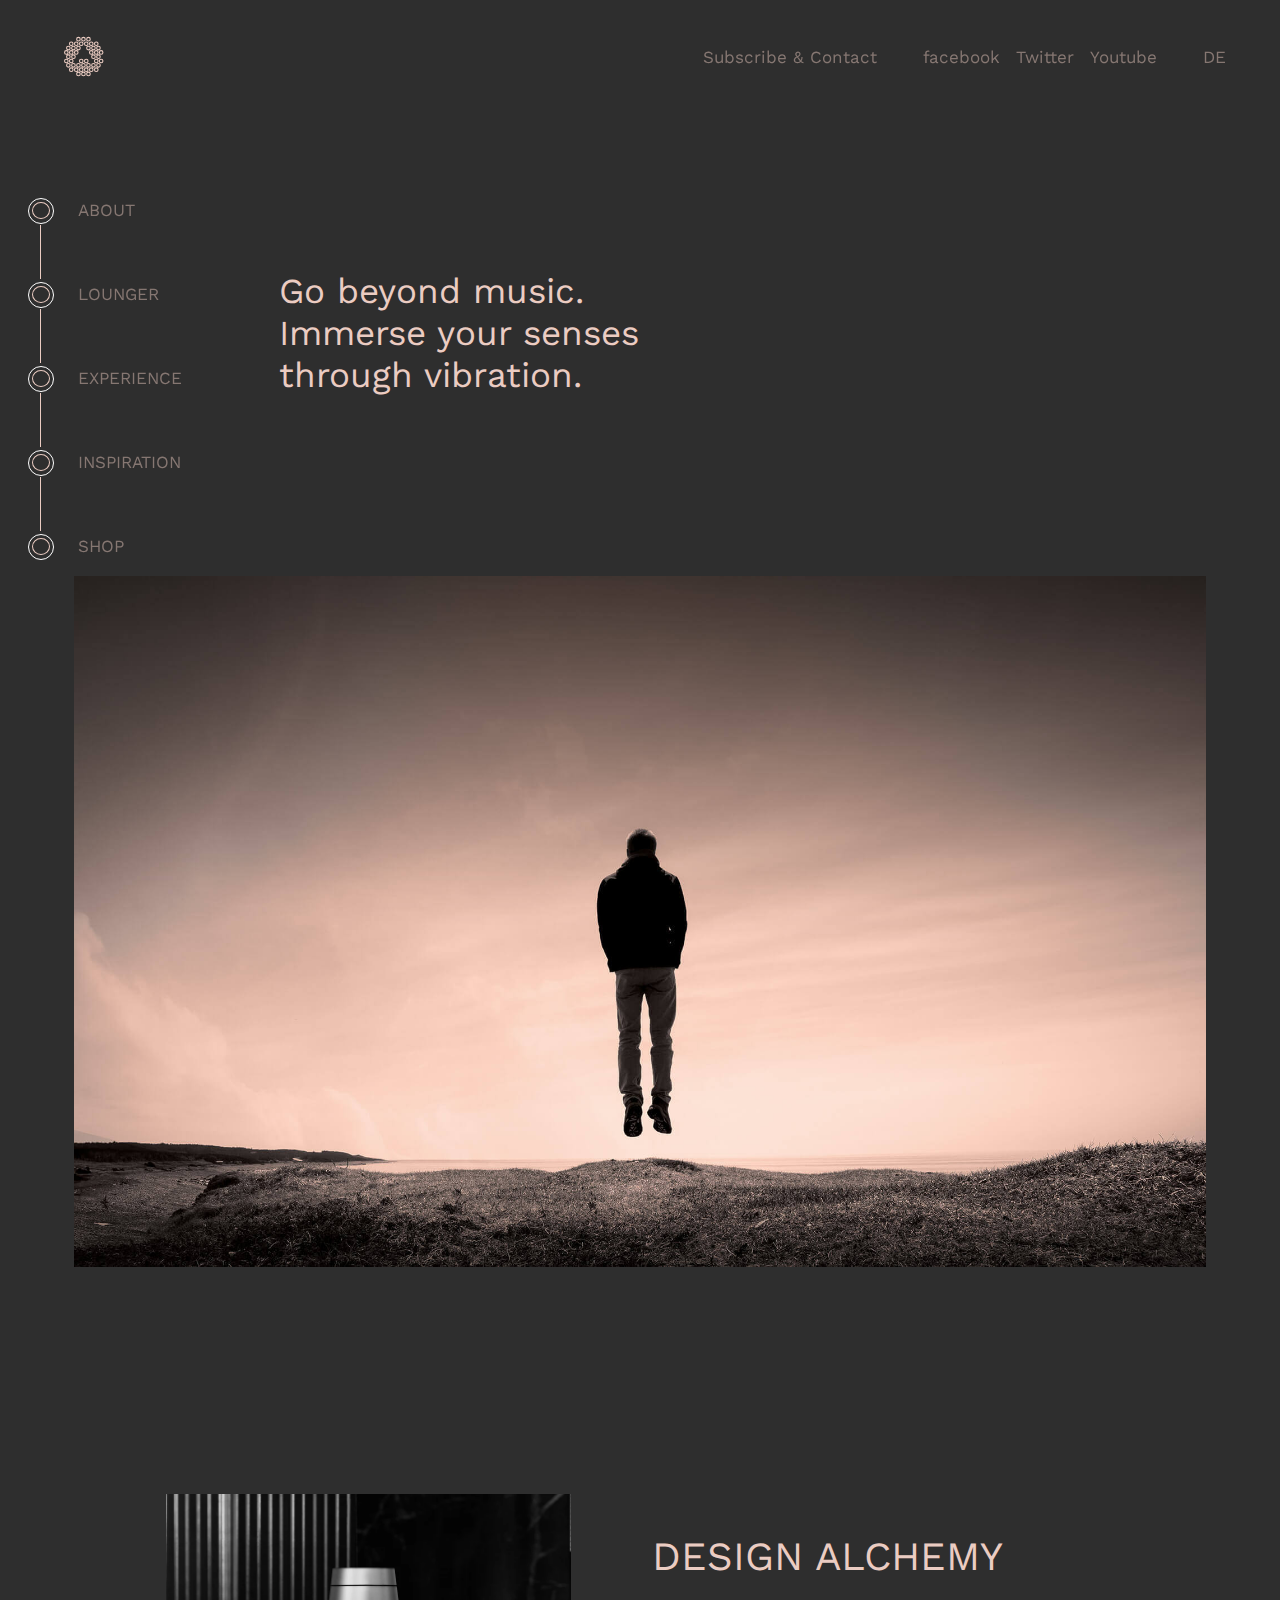
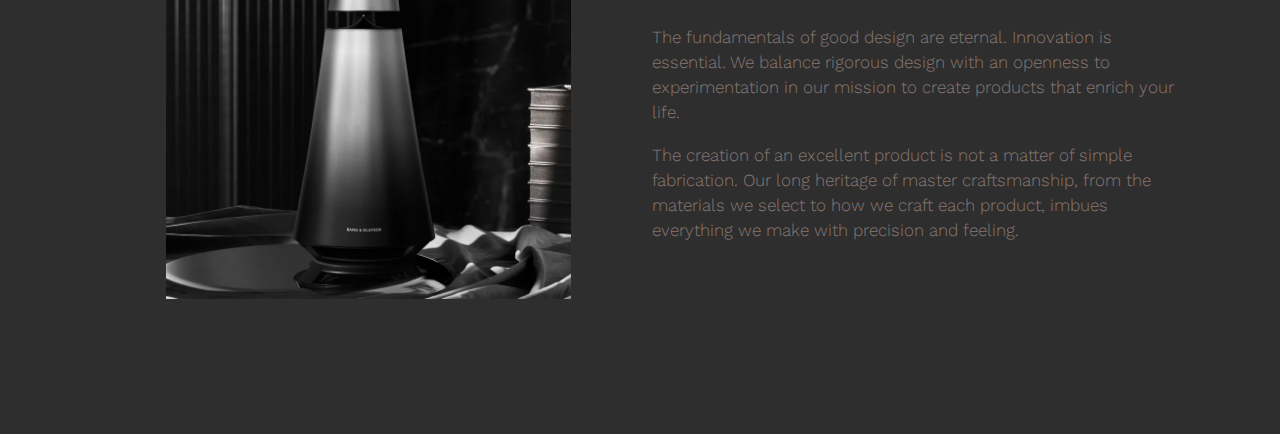
<file: index.html>
<!DOCTYPE html>
<html lang="en">

<head>
    <meta charset="UTF-8">
    <meta http-equiv="X-UA-Compatible" content="IE=edge">
    <meta name="viewport" content="width=device-width, initial-scale=1.0">
    <link rel="stylesheet" href="https://cdnjs.cloudflare.com/ajax/libs/font-awesome/4.7.0/css/font-awesome.min.css">
    <link rel="stylesheet" href="assets/css/style.css">

    <title></title>
</head>

<body>
    <header>
        <nav>
            <img src="assets/img/logo.svg" alt="logo">
            <div id="topnav">
                <ul>
                    <li><a href="assets/html/register.html">Subscribe & Contact</a></li>
                    <li><a href="#">facebook</a></li>
                    <li><a href="#">Twitter</a></li>
                    <li><a href="#">Youtube</a></li>
                    <li><a href="#">DE</a></li>
                </ul>
            </div>

            <div onclick="openNav()" class="mob-nav">
                <i class="fa fa-bars"></i>
            </div>


        </nav>
        <h1>Go beyond music. Immerse your senses through vibration.</h1>

        <div class="header-img">
            <img src="assets/img/section-about-1.jpg" alt="">
        </div>


    </header>
    <aside>
        <nav>
            <ul>

                <li class="nav-list active">
                    <span></span> <a href="index.html">ABOUT</a>
                </li>
                <li class="nav-line">

                </li>
                <li class="nav-list">
                    <span></span><a href="assets/html/lounger.html">LOUNGER</a>
                </li>
                <li class="nav-line">

                </li>
                <li class="nav-list">
                    <span></span><a href="assets/html/experience.html"> EXPERIENCE</a>
                </li>
                <li class="nav-line">

                </li>
                <li class="nav-list">
                    <span></span><a href="assets/html/inspiration.html">INSPIRATION</a>
                </li>
                <li class="nav-line">

                </li>
                <li class="nav-list">
                    <span></span><a href="assets/html/shop.html">SHOP</a>
                </li>

            </ul>
        </nav>
    </aside>
    <main>
        <section class="about">
            <img class="aside-img" src="assets/img/BS1_NYC_Home.webp" alt="">
            <article>
                <h2>DESIGN ALCHEMY </h2>
                <p>The fundamentals of good design are eternal. Innovation is essential. We balance rigorous design with
                    an openness to experimentation in our mission to create products that enrich your life.
                </p>
                <p> The creation of an excellent product is not a matter of simple fabrication. Our long heritage of
                    master craftsmanship, from the materials we select to how we craft each product, imbues everything
                    we make with precision and feeling.</p>

            </article>
        </section>
    </main>

    <script src="assets/js/main.js"></script>
</body>

</html>
</file>
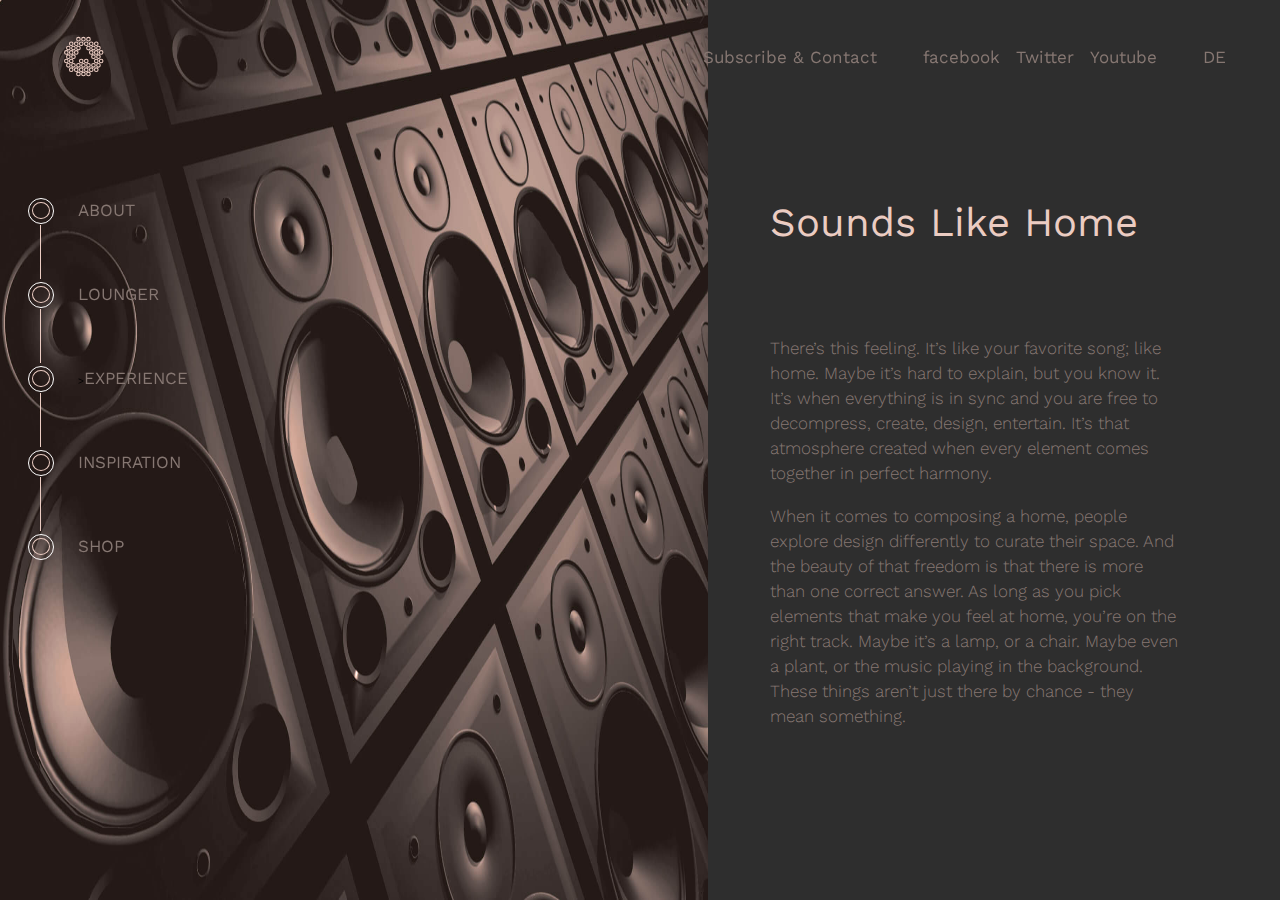
<file: assets/html/experience.html>
<!DOCTYPE html>
<html lang="en">

<head>
    <meta charset="UTF-8">
    <meta http-equiv="X-UA-Compatible" content="IE=edge">
    <link rel="stylesheet" href="https://cdnjs.cloudflare.com/ajax/libs/font-awesome/4.7.0/css/font-awesome.min.css">
    <meta name="viewport" content="width=device-width, initial-scale=1.0">
    <link rel="stylesheet" href="../css/style.css">
    <title>Inspiration</title>
</head>

<body>
    <header>
        <nav>
            <img src="../img/logo.svg" alt="logo">

            <div id="topnav">
                <ul>
                    <li><a href="register.html">Subscribe & Contact</a></li>
                    <li><a href="#">facebook</a></li>
                    <li><a href="#">Twitter</a></li>
                    <li><a href="#">Youtube</a></li>
                    <li><a href="#">DE</a></li>
                </ul>
            </div>
            <div onclick="openNav()" class="mob-nav">
                <i class="fa fa-bars"></i>
            </div>
        </nav>


    </header>
    <aside>
        <nav>
            <ul>
                <li class="nav-list">
                    <span></span> <a href="../../index.html">ABOUT</a>
                </li>
                <li class="nav-line">

                </li>
                <li class="nav-list">
                    <span></span> <a href="lounger.html">LOUNGER</a>
                </li>
                <li class="nav-line">

                </li>
                <li class="nav-list">
                    <span></span> ><a href="experience.html">EXPERIENCE</a>
                </li>
                <li class="nav-line">

                </li>
                <li class="nav-list">
                    <span></span> <a href="inspiration.html">INSPIRATION</a>
                </li>
                <li class="nav-line">

                </li>
                <li class="nav-list">
                    <span></span> <a href="shop.html">SHOP</a>
                </li>

            </ul>
        </nav>
    </aside>
    <main>
        <section class="experience">
            <img src="../img/section-experience-1.jpg" alt="speaker">
            <article>
                <h2>Sounds Like Home
                </h2>
                <p>There’s this feeling. It’s like your favorite song; like home. Maybe it’s hard to explain, but you
                    know it. It’s when everything is in sync and you are free to decompress, create, design, entertain.
                    It’s that atmosphere created when every
                    element comes together in perfect harmony.
                </p>
                <p> When it comes to composing a home, people explore design differently to curate their space. And the
                    beauty of that freedom is that there is more than one correct answer. As long as you pick elements
                    that make you feel at home, you’re on
                    the right track. Maybe it’s a lamp, or a chair. Maybe even a plant, or the music playing in the
                    background. These things aren’t just there by chance - they mean something.
                </p>


            </article>
        </section>
    </main>
    <script src="../js/main.js"></script>
</body>

</html>
</file>
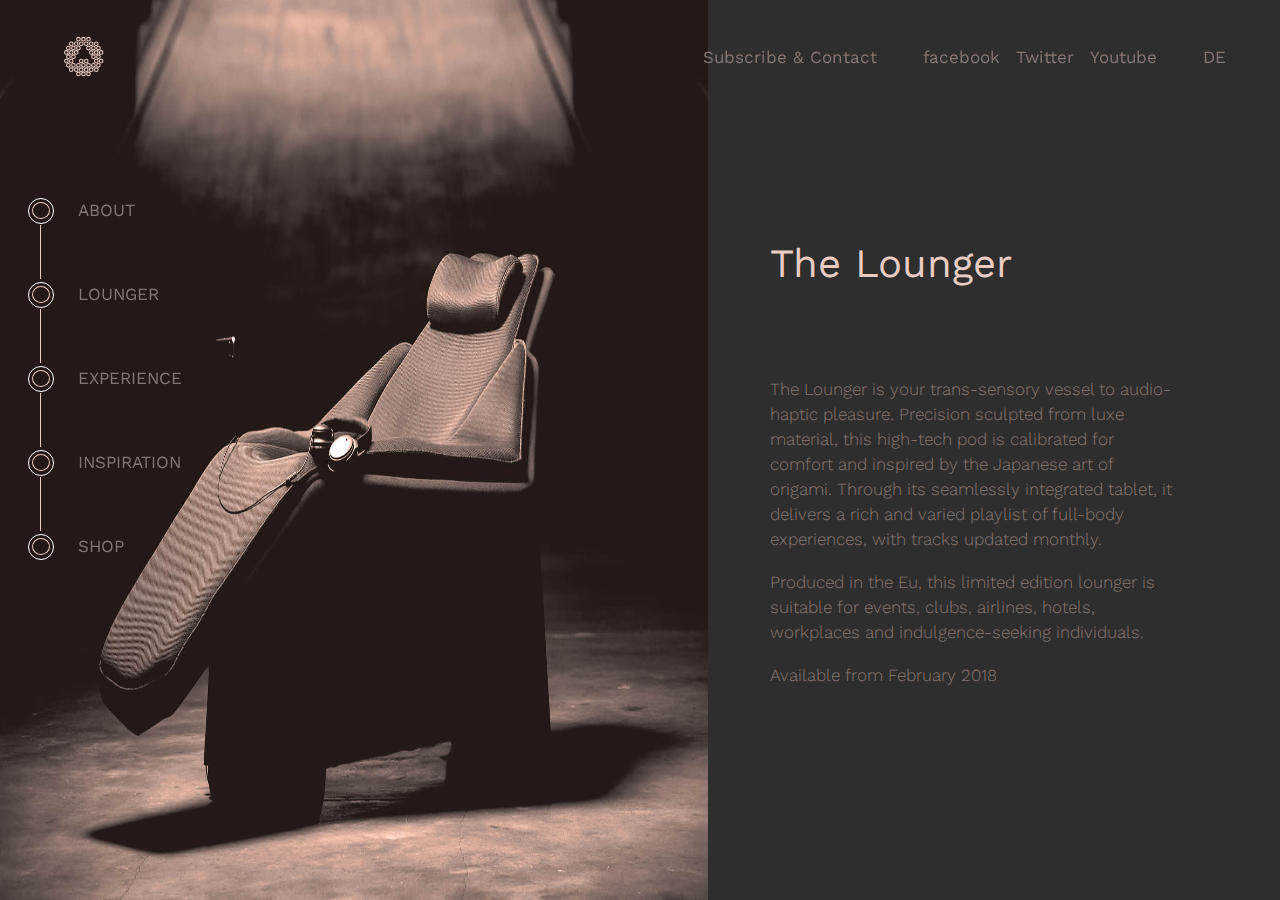
<file: assets/html/lounger.html>
<!DOCTYPE html>
<html lang="en">

<head>
    <meta charset="UTF-8">
    <meta http-equiv="X-UA-Compatible" content="IE=edge">
    <meta name="viewport" content="width=device-width, initial-scale=1.0">
    <link rel="stylesheet" href="../css/style.css">
    <link rel="stylesheet" href="https://cdnjs.cloudflare.com/ajax/libs/font-awesome/4.7.0/css/font-awesome.min.css">
    <title>Lounger</title>
</head>

<body>
    <header>
        <nav>
            <img src="../img/logo.svg" alt="logo">

            <div id="topnav">
                <ul>
                    <li><a href="register.html">Subscribe & Contact</a></li>
                    <li><a href="#">facebook</a></li>
                    <li><a href="#">Twitter</a></li>
                    <li><a href="#">Youtube</a></li>
                    <li><a href="#">DE</a></li>
                </ul>
            </div>
            <div onclick="openNav()" class="mob-nav">
                <i class="fa fa-bars"></i>
            </div>
        </nav>


    </header>
    <aside>
        <nav>
            <ul>
                <li class="nav-list">
                    <span></span> <a href="../../index.html">ABOUT</a>
                </li>
                <li class="nav-line">

                </li>
                <li class="nav-list">
                    <span></span> <a href="lounger.html">LOUNGER</a>
                </li>
                <li class="nav-line">

                </li>
                <li class="nav-list">
                    <span></span> <a href="experience.html">EXPERIENCE</a>
                </li>
                <li class="nav-line">

                </li>
                <li class="nav-list">
                    <span></span> <a href="inspiration.html">INSPIRATION</a>
                </li>
                <li class="nav-line">

                </li>
                <li class="nav-list">
                    <span></span> <a href="shop.html">SHOP</a>
                </li>

            </ul>
        </nav>
    </aside>
    <main>
        <section class="lounger">
            <img class="" src="../img/section-voyager.jpg" alt="lounger">
            <article>
                <h2>The Lounger
                </h2>
                <p>The Lounger is your trans-sensory vessel to audio-haptic pleasure. Precision sculpted from luxe
                    material, this high-tech pod is calibrated for comfort and inspired by the Japanese art of origami.
                    Through its seamlessly integrated tablet,
                    it delivers a rich and varied playlist of full-body experiences, with tracks updated monthly.
                </p>
                <p>Produced in the Eu, this limited edition lounger is suitable for events, clubs, airlines, hotels,
                    workplaces and indulgence-seeking individuals.</p>
                <p>Available from February 2018</p>

            </article>
        </section>
    </main>

    <script src="../js/main.js"></script>
</body>

</html>
</file>
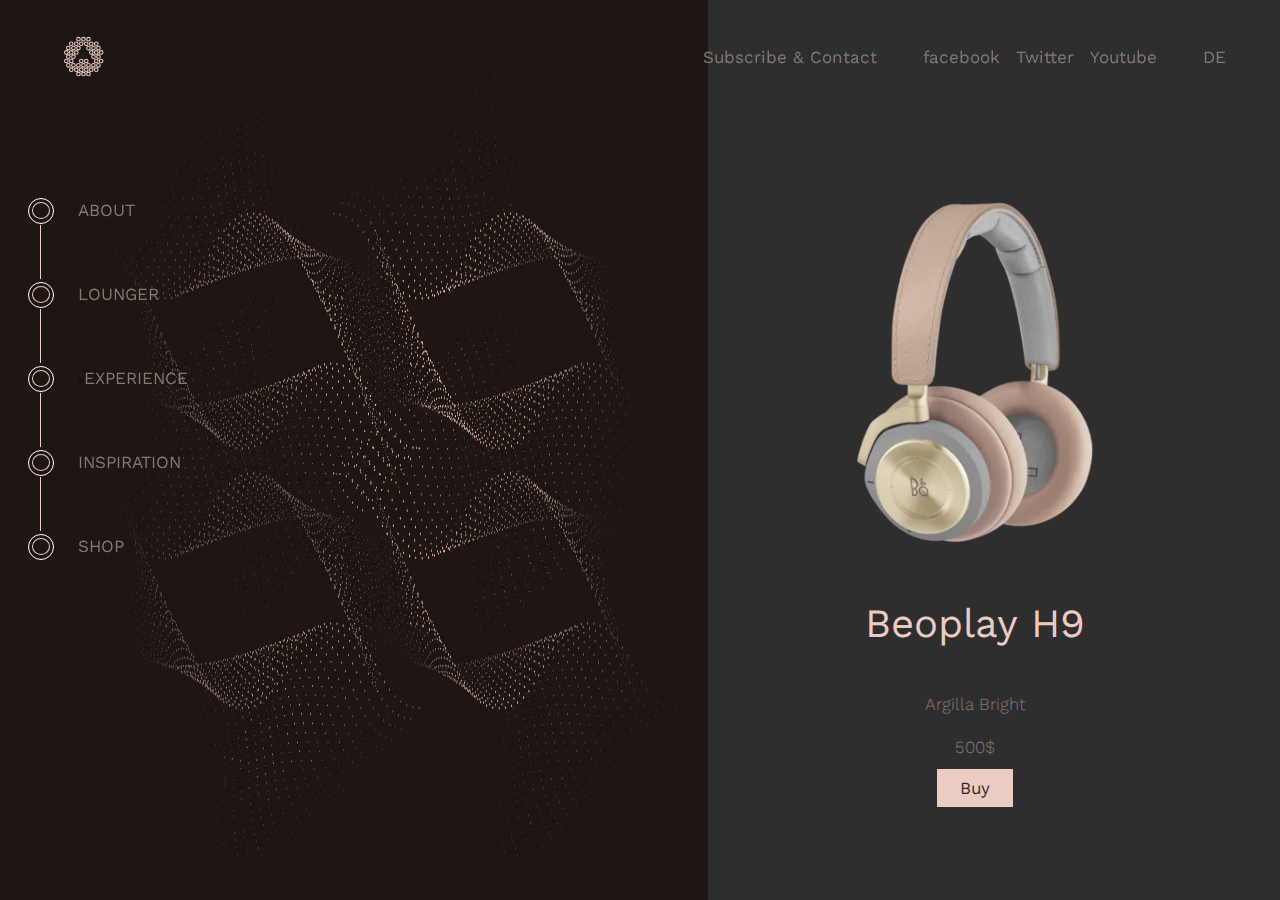
<file: assets/html/shop.html>
<!DOCTYPE html>
<html lang="en">

<head>
    <meta charset="UTF-8">
    <meta http-equiv="X-UA-Compatible" content="IE=edge">
    <link rel="stylesheet" href="../css/style.css">
    <meta name="viewport" content="width=device-width, initial-scale=1.0">
    <link rel="stylesheet" href="https://cdnjs.cloudflare.com/ajax/libs/font-awesome/4.7.0/css/font-awesome.min.css">
    <title>Shop</title>
</head>

<body>
    <header>
        <nav>
            <img src="../img/logo.svg" alt="logo">

            <div id="topnav">
                <ul>
                    <li><a href="register.html">Subscribe & Contact</a></li>
                    <li><a href="#">facebook</a></li>
                    <li><a href="#">Twitter</a></li>
                    <li><a href="#">Youtube</a></li>
                    <li><a href="#">DE</a></li>
                </ul>
            </div>
            <div onclick="openNav()" class="mob-nav">
                <i class="fa fa-bars"></i>
            </div>
        </nav>


    </header>
    <aside>
        <nav>
            <ul>
                <li class="nav-list">
                    <span></span> <a href="../../index.html">ABOUT</a>
                </li>
                <li class="nav-line">

                </li>
                <li class="nav-list">
                    <span></span> <a href="lounger.html">LOUNGER</a>
                </li>
                <li class="nav-line">

                </li>
                <li class="nav-list">
                    <span></span> ><a href="experience.html">EXPERIENCE</a>
                </li>
                <li class="nav-line">

                </li>
                <li class="nav-list">
                    <span></span> <a href="inspiration.html">INSPIRATION</a>
                </li>
                <li class="nav-line">

                </li>
                <li class="nav-list">
                    <span></span> <a href="shop.html">SHOP</a>
                </li>

            </ul>
        </nav>
    </aside>
    <main>
        <section class="shop">
            <img src="../img/section-composition4.jpg" alt="composition">
            <article>
                <img class="aside-img" src="../img/h9-argilla-bright-hero-1000x1000.webp" alt="headphone">

                <h2>Beoplay H9 </h2>
                <p>Argilla Bright </p>

                <p>500$</p>

                <a href="#">Buy</a>

            </article>
        </section>
    </main>
    <script src="../js/main.js"></script>
</body>

</html>
</file>
<file: assets/css/style.css>
@import url("https://fonts.googleapis.com/css2?family=Work+Sans:wght@300;400;500;700&display=swap");
/* font-family: 'Work Sans', sans-serif;
Farben: #2e2e2e / #867772 / rgb(234, 204, 194) / #ebccc2 / #fff / rgb(115, 115, 115) 
*/
* {
  margin: 0;
  padding: 0;
  box-sizing: border-box;
}

html {
  font-size: 62.5%;
  font-family: "Work Sans", sans-serif;
}

body {
  background-color: #2e2e2e;
}

h1 {
  color: #ebccc2;
  font-size: 3.5rem;
  font-weight: 400;
}

h2 {
  font-size: 4rem;
  color: #ebccc2;
  font-weight: 400;
}

h3 {
  color: #ebccc2;
  font-weight: 400;
  font-size: 1.7rem;
}

p {
  font-size: 1.7rem;
  color: #867772;
  margin: 2vh 0;
  line-height: 25px;
  font-weight: 300;
}

a {
  color: #867772;
  text-decoration: none;
  font-size: 1.7rem;
}

ul {
  list-style: none;
}

img {
  width: 100%;
}

.aside-img {
  width: 40%;
}

header {
  padding: 0 3%;
}
header nav {
  position: fixed;
  width: 95%;
  padding: 4vh 2%;
  display: flex;
  justify-content: space-between;
  align-items: center;
}
header nav img {
  width: 40px;
}
header nav ul {
  display: flex;
  justify-content: space-around;
  align-items: center;
  gap: 10px;
}
header nav ul li:nth-of-type(1) {
  padding-right: 30px;
}
header nav ul li:nth-of-type(5) {
  padding-left: 30px;
}
header nav ul a {
  padding: 3px;
  transition: ease 0.5s;
}
header nav ul a:hover {
  border-bottom: solid 1px #fff;
  color: #ebccc2;
  transition: ease 0.5s;
}
header nav .mob-nav {
  color: #ebccc2;
  font-size: xx-large;
  display: none;
}
header h1 {
  padding: 30vh 45% 10vh 20%;
}
header .header-img {
  padding: 10vh 3%;
}

aside {
  position: fixed;
  left: 0;
  top: 200px;
}
aside nav {
  padding-left: 6rem;
}
aside nav ul {
  display: flex;
  flex-direction: column;
  gap: 5px;
  position: relative;
}
aside nav ul .nav-list span {
  position: relative;
  padding: 2px 8px;
  border: 1px solid #ebccc2;
  border-radius: 50%;
  right: 28px;
  bottom: 2px;
}
aside nav ul .nav-list a:hover {
  color: #ebccc2;
  transition: ease 0.5s;
  font-size: 2rem;
}
aside nav ul .nav-list span::before {
  position: absolute;
  content: "";
  top: 50%;
  left: 50%;
  padding: 12px;
  border: 1px solid #fff;
  border-radius: 50%;
  transform: translate(-50%, -50%);
}
aside nav ul .nav-list .active {
  color: #fff;
}
aside nav ul .nav-line {
  position: relative;
  right: 20px;
  padding: 3vh 0;
  border-left: 1px solid #ebccc2;
}

.about {
  padding: 15vh 8% 15vh 13%;
  display: flex;
  align-items: center;
}
.about article {
  padding: 0 0 0 8%;
}
.about article h2 {
  margin-bottom: 5vh;
}

.lounger,
.experience {
  padding: 0 3% 0 0;
  display: flex;
  align-items: center;
}
.lounger img,
.experience img {
  width: 57%;
  height: 100vh;
}
.lounger article,
.experience article {
  padding: 5vh 5% 0 5%;
}
.lounger article h2,
.experience article h2 {
  margin-bottom: 10vh;
}

.inspiration {
  padding: 20vh 20% 5vh 20%;
}
.inspiration .video {
  text-align: center;
}
.inspiration .video iframe {
  width: 90%;
  height: 60vh;
  border: none;
}
.inspiration .video video {
  width: 90%;
  height: 60vh;
}
.inspiration article {
  padding: 10vh 0 5vh 0;
}
.inspiration article h2 {
  padding: 3vh 0;
}
.inspiration article .btn-list ul {
  display: flex;
  align-items: center;
}
.inspiration article .btn-list ul li {
  margin-right: 1%;
}
.inspiration article .btn-list ul li a {
  border: #ebccc2 solid 1px;
  padding: 0.5rem 2rem;
  box-shadow: 1px 1px 3px #ebccc2;
}
.inspiration article .btn-list ul li a:hover {
  background-color: #ebccc2;
  color: #2e2e2e;
  box-shadow: 1px 1px 3px #2e2e2e;
}
.inspiration .alchemy,
.inspiration .architecture {
  padding: 0 5% 0 5%;
  display: flex;
  align-items: center;
}
.inspiration .alchemy article,
.inspiration .architecture article {
  padding: 1vh 1% 0 3%;
}
.inspiration .alchemy article h2,
.inspiration .architecture article h2 {
  margin-bottom: 2vh;
}
.inspiration .alchemy img,
.inspiration .architecture img {
  width: 50%;
}

.shop {
  padding: 0 3% 0 0;
  display: flex;
  align-items: center;
}
.shop img {
  width: 57%;
  height: 100vh;
}
.shop article {
  padding: 5vh 0 0 0;
  margin: 0 auto;
  text-align: center;
}
.shop article img {
  width: 100%;
  height: 50vh;
}
.shop article h2 {
  margin-bottom: 5vh;
}
.shop article a {
  border: #ebccc2 solid 1px;
  padding: 0.8rem 2.2rem;
  background-color: #ebccc2;
  color: #2e2e2e;
}
.shop article a:hover {
  color: #2e2e2e;
}

.contact {
  display: flex;
  justify-content: space-evenly;
  align-items: center;
  padding: 15vh 0 0 5%;
}
.contact img {
  width: 50%;
  height: 70%;
}
.contact .form {
  border: #ebccc2 solid 1px;
  border-radius: 20px;
  padding: 3vh 1%;
  color: #ebccc2;
  background-color: rgb(115, 115, 115);
}
.contact .form h1 {
  text-align: center;
  font-size: 3.5rem;
  margin-bottom: 2vh;
}
.contact .form form {
  display: flex;
  flex-direction: column;
  justify-content: flex-end;
}
.contact .form form label {
  padding: 5px;
  font-size: 2rem;
  font-weight: 400;
}
.contact .form form input {
  width: 20vw;
  border: none;
  border-radius: 5px;
  padding: 8px;
  font-size: 1.3rem;
  margin-bottom: 1vh;
}
.contact .form form input[name=submit] {
  margin: 2vh auto;
  width: 20vw;
  background-color: #ebccc2;
  border: none;
  color: #2e2e2e;
  padding: 10px;
  border-radius: 10px;
}
.contact .form form input[name=submit]:hover {
  cursor: pointer;
  color: #ebccc2;
  background-color: green;
}

@media only screen and (max-width: 600px) {
  header {
    padding: 0 3%;
  }
  header nav {
    position: fixed;
    width: 95%;
    padding: 4vh 2%;
    display: flex;
    justify-content: space-between;
    align-items: center;
  }
  header nav img {
    width: 40px;
  }
  header nav ul {
    display: flex;
    justify-content: space-between;
    align-items: center;
    gap: 5px;
  }
  header nav ul a {
    font-size: 1.2rem;
  }
  header nav div {
    display: none;
  }
  header nav .mob-nav {
    color: #ebccc2;
    font-size: xx-large;
    display: block;
    padding: 0;
    cursor: pointer;
  }
  header nav .responsive {
    position: relative;
    top: 50px;
    transition: ease 2s;
    display: block;
    width: 90%;
    background-color: #fff;
    padding: 1vh 2%;
    border-radius: 10px;
  }
  header nav .responsive ul {
    display: flex;
    justify-content: space-between;
    align-items: center;
    gap: 5px;
  }
  header nav .responsive ul li {
    padding: 5px;
  }
  header h1 {
    text-align: center;
    padding: 15vh 3% 2vh 3%;
  }
  header div {
    padding: 1vh 14%;
  }

  .about {
    padding: 5vh 3%;
    display: flex;
    flex-direction: column;
  }
  .about img {
    width: 100%;
  }
  .about article {
    padding-top: 3vh;
  }
  .about article h2 {
    text-align: center;
    margin-bottom: 3vh;
  }

  aside {
    z-index: 999;
    position: fixed;
    right: 0;
    top: 200px;
  }
  aside nav {
    padding-right: 6rem;
  }
  aside nav ul {
    position: relative;
    transform: rotateY(180deg);
  }
  aside nav ul .nav-list a {
    display: inline-block;
    transform: rotateY(180deg);
  }

  .lounger,
.experience {
    padding: 0;
    display: flex;
    flex-direction: column;
    align-items: center;
  }
  .lounger img,
.experience img {
    width: 100%;
    height: 50vh;
  }

  .inspiration {
    padding: 10vh 0;
  }
  .inspiration .video {
    text-align: center;
  }
  .inspiration .video iframe {
    width: 90%;
    height: 36vh;
    border: none;
  }
  .inspiration article {
    text-align: center;
    padding: 1vh 0;
  }
  .inspiration article h2 {
    padding: 3vh 0;
  }
  .inspiration article .btn-list ul {
    text-align: center;
    display: flex;
    align-items: center;
    justify-content: center;
  }
  .inspiration .alchemy,
.inspiration .architecture {
    padding: 2vh 5% 2vh 5%;
    display: flex;
    flex-direction: column;
    align-items: center;
  }
  .inspiration .alchemy article,
.inspiration .architecture article {
    padding: 1vh 1% 0 1%;
  }
  .inspiration .alchemy article h2,
.inspiration .architecture article h2 {
    margin-bottom: 2vh;
  }
  .inspiration .alchemy article p,
.inspiration .architecture article p {
    text-align: justify;
  }
  .inspiration .alchemy img,
.inspiration .architecture img {
    width: 100%;
  }
  .inspiration .architecture {
    transform: rotateX(180deg);
  }
  .inspiration .architecture article {
    transform: rotateX(180deg);
  }

  .shop {
    padding: 0;
    display: flex;
    flex-direction: column;
    align-items: center;
  }
  .shop img {
    width: 100%;
    height: 50vh;
  }
  .shop article {
    padding: 2vh 0 0 0;
    margin: 0 auto;
    text-align: center;
  }
  .shop article img {
    width: 80%;
    height: 20vh;
  }

  .contact {
    display: flex;
    flex-direction: column;
    align-items: center;
    padding: 0;
  }
  .contact img {
    width: 100%;
    height: 50vh;
  }
  .contact .form {
    margin: 2vh 0;
    width: 60%;
    height: 40%;
  }
  .contact .form form input {
    width: 100%;
  }
}

/*# sourceMappingURL=style.css.map */
</file>
